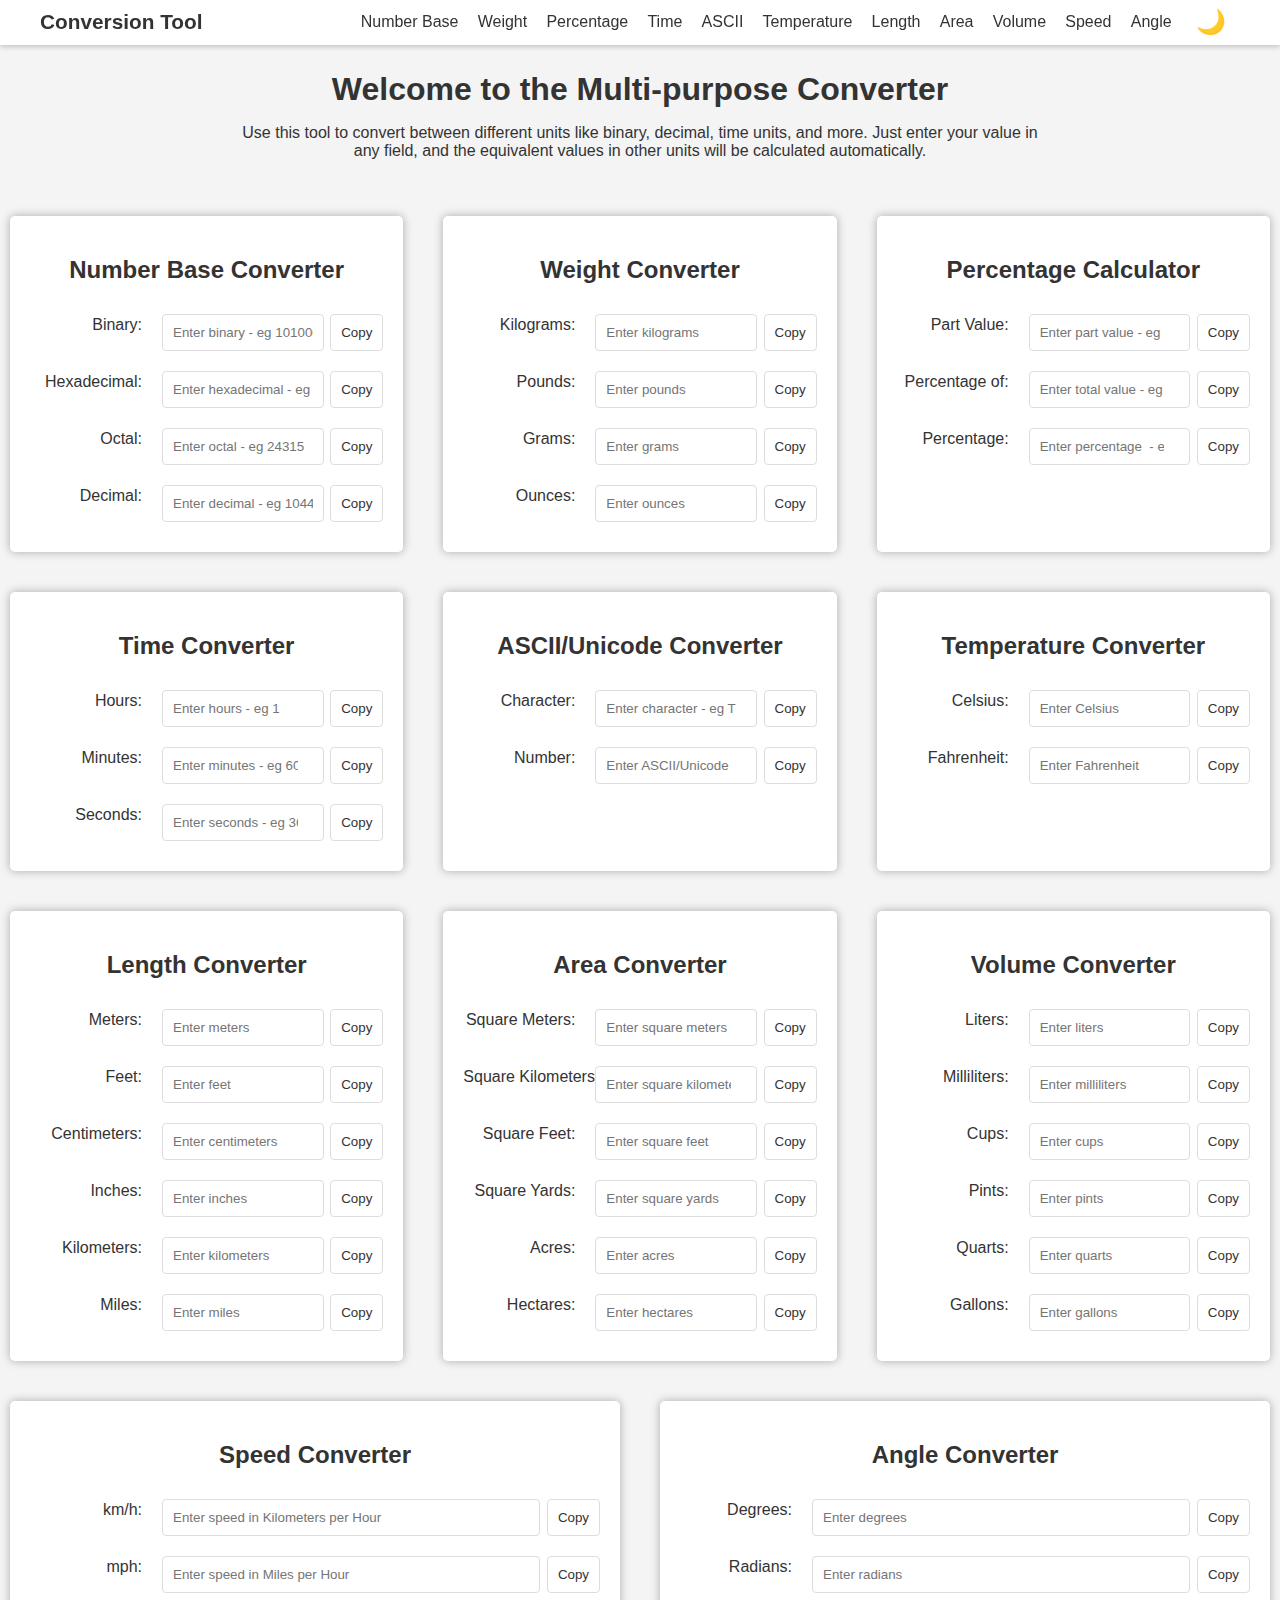
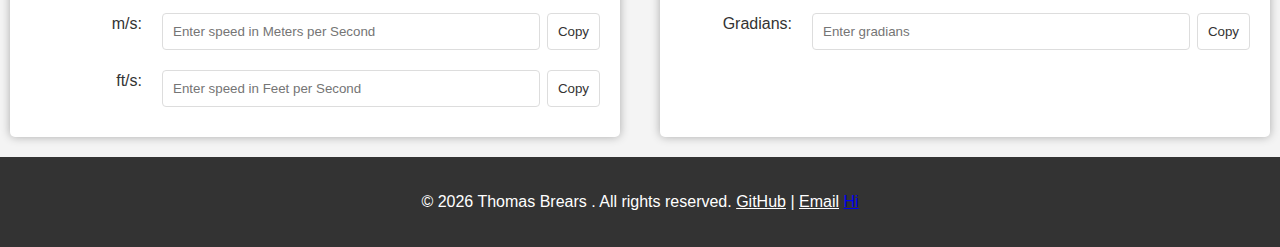
<file: index.html>
<!DOCTYPE html>
<html lang="en">
	<head>
		<meta charset="UTF-8">
		<meta name="viewport" content="width=device-width, initial-scale=1.0">
		<meta name="description" content="Efficiently convert between binary, decimal, hex, and ASCII codes. Use our free and easy-to-use multi-purpose converter tool for all your unit conversions.">
		<title>
			Multi-purpose Converter | Convert Binary, Decimal, Time, ASCII Online
		</title>
		<link rel="stylesheet" href="https://cdnjs.cloudflare.com/ajax/libs/font-awesome/5.15.1/css/all.min.css">
		<link rel="stylesheet" href="style.css">
	</head>
	<body>
		<!-- Scroll to Top Button -->
		<button id="scroll-to-top" aria-label="Scroll to top" style="display: none;">
			↑ Top
		</button>
		<!-- Navigation Bar -->
		<nav id="navbar">
			<div class="nav-container">
				<span class="brand-name">
					Conversion Tool
				</span>
				<div class="menu-icon" onclick="toggleMenu()">
					<i class="fa fa-bars">
					</i>
				</div>
				<div class="nav-links">
					<a href="#number">
						Number Base
					</a>
					<a href="#weight">
						Weight
					</a>
					<a href="#percentage">
						Percentage
					</a>
					<a href="#time">
						Time
					</a>
					<a href="#ASCII">
						ASCII
					</a>
					<a href="#temperature">
						Temperature
					</a>
					<a href="#length">
						Length
					</a>
					<a href="#area">
						Area
					</a>
					<a href="#volume">
						Volume
					</a>
					<a href="#speed">
						Speed
					</a>
					<a href="#angle">
						Angle
					</a>
					<button id="theme-toggle" class="theme-toggle" aria-label="Toggle theme">
						🌙
					</button>
				</div>
			</div>
		</nav>
		<!-- Page Title and Description -->
		<header class="page-header">
			<h1 class="page-title">
				Welcome to the Multi-purpose Converter
			</h1>
			<p class="page-description">
				Use this tool to convert between different units like binary, decimal,
				time units, and more. Just enter your value in any field, and the equivalent
				values in other units will be calculated automatically.
			</p>
		</header>
		<div class="converters-wrapper">
			<!-- Number Base Converter -->
			<div class="converter-container" id="number">
				<h2>
					Number Base Converter
				</h2>
				<div class="input-group">
					<label for="binaryInput">
						Binary:
					</label>
					<input type="text" id="binaryInput" placeholder="Enter binary - eg 10100011001101"
					oninput="convertFrom('binary')">
					<button onclick="copyToClipboard('binaryInput')" class="copy-btn">
						Copy
					</button>
					<small class="error-message" id="binary-error">
					</small>
				</div>
				<div class="input-group">
					<label for="hexInput">
						Hexadecimal:
					</label>
					<input type="text" id="hexInput" placeholder="Enter hexadecimal - eg 28cd"
					oninput="convertFrom('hex')">
					<button onclick="copyToClipboard('hexInput')" class="copy-btn">
						Copy
					</button>
					<small class="error-message" id="hex-error">
					</small>
				</div>
				<div class="input-group">
					<label for="octalInput">
						Octal:
					</label>
					<input type="text" id="octalInput" placeholder="Enter octal - eg 24315"
					oninput="convertFrom('octal')">
					<button onclick="copyToClipboard('octalInput')" class="copy-btn">
						Copy
					</button>
					<small class="error-message" id="octal-error">
					</small>
				</div>
				<div class="input-group">
					<label for="decimalInput">
						Decimal:
					</label>
					<input type="text" id="decimalInput" placeholder="Enter decimal - eg 10445"
					oninput="convertFrom('decimal')">
					<button onclick="copyToClipboard('decimalInput')" class="copy-btn">
						Copy
					</button>
					<small class="error-message" id="decimal-error">
					</small>
				</div>
			</div>
			<!-- Weight Converter Section -->
			<div class="converter-container" id="weight">
				<h2>
					Weight Converter
				</h2>
				<div class="input-group">
					<label for="kilograms">
						Kilograms:
					</label>
					<input type="number" id="kilograms" placeholder="Enter kilograms" oninput="convertWeight('kg')">
					<button onclick="copyToClipboard('kilograms')" class="copy-btn">
						Copy
					</button>
				</div>
				<div class="input-group">
					<label for="pounds">
						Pounds:
					</label>
					<input type="number" id="pounds" placeholder="Enter pounds" oninput="convertWeight('lbs')">
					<button onclick="copyToClipboard('pounds')" class="copy-btn">
						Copy
					</button>
				</div>
				<div class="input-group">
					<label for="grams">
						Grams:
					</label>
					<input type="number" id="grams" placeholder="Enter grams" oninput="convertWeight('g')">
					<button onclick="copyToClipboard('grams')" class="copy-btn">
						Copy
					</button>
				</div>
				<div class="input-group">
					<label for="ounces">
						Ounces:
					</label>
					<input type="number" id="ounces" placeholder="Enter ounces" oninput="convertWeight('oz')">
					<button onclick="copyToClipboard('ounces')" class="copy-btn">
						Copy
					</button>
				</div>
			</div>
			<!-- Percentage Calculator Section -->
			<div class="converter-container" id="percentage">
				<h2>
					Percentage Calculator
				</h2>
				<div class="input-group">
					<label for="partValue">
						Part Value:
					</label>
					<input type="number" id="partValue" placeholder="Enter part value - eg 50"
					oninput="calculatePercentageFromPart()">
					<button onclick="copyToClipboard('partValue')" class="copy-btn">
						Copy
					</button>
					<small class="error-message" id="part-error">
					</small>
				</div>
				<div class="input-group">
					<label for="percentOfValue">
						Percentage of:
					</label>
					<input type="number" id="percentOfValue" placeholder="Enter total value - eg 100"
					oninput="calculateTotalFromPercentage()">
					<button onclick="copyToClipboard('percentOfValue')" class="copy-btn">
						Copy
					</button>
					<small class="error-message" id="percent-error">
					</small>
				</div>
				<div class="input-group">
					<label for="percentResult">
						Percentage:
					</label>
					<input type="number" id="percentResult" placeholder="Enter percentage  - eg 50"
					oninput="calculatePartFromPercentage()">
					<button onclick="copyToClipboard('percentResult')" class="copy-btn">
						Copy
					</button>
					<small class="error-message" id="percent-error">
					</small>
				</div>
			</div>
			<!-- Time Converter Section -->
			<div class="converter-container" id="time">
				<h2>
					Time Converter
				</h2>
				<div class="input-group">
					<label for="hours">
						Hours:
					</label>
					<input type="number" id="hours" placeholder="Enter hours - eg 1" oninput="convertTime('hours')">
					<button onclick="copyToClipboard('hours')" class="copy-btn">
						Copy
					</button>
					<small class="error-message" id="hours-error">
					</small>
				</div>
				<div class="input-group">
					<label for="minutes">
						Minutes:
					</label>
					<input type="number" id="minutes" placeholder="Enter minutes - eg 60"
					oninput="convertTime('minutes')">
					<button onclick="copyToClipboard('minutes')" class="copy-btn">
						Copy
					</button>
					<small class="error-message" id="minutes-error">
					</small>
				</div>
				<div class="input-group">
					<label for="seconds">
						Seconds:
					</label>
					<input type="number" id="seconds" placeholder="Enter seconds - eg 3600"
					oninput="convertTime('seconds')">
					<button onclick="copyToClipboard('seconds')" class="copy-btn">
						Copy
					</button>
					<small class="error-message" id="seconds-error">
					</small>
				</div>
			</div>
			<!-- ASCII/Unicode Converter Section -->
			<div class="converter-container" id="ASCII">
				<h2>
					ASCII/Unicode Converter
				</h2>
				<div class="input-group">
					<label for="charInput">
						Character:
					</label>
					<input type="text" id="charInput" placeholder="Enter character - eg T"
					oninput="convertCharToCode()">
					<button onclick="copyToClipboard('charInput')" class="copy-btn">
						Copy
					</button>
					<small class="error-message" id="char-error">
					</small>
				</div>
				<div class="input-group">
					<label for="codeInput">
						Number:
					</label>
					<input type="number" id="codeInput" placeholder="Enter ASCII/Unicode number - eg 84"
					oninput="convertCodeToChar()">
					<button onclick="copyToClipboard('codeInput')" class="copy-btn">
						Copy
					</button>
					<small class="error-message" id="code-error">
					</small>
				</div>
			</div>
			<!-- Temperature Converter Section -->
			<div class="converter-container" id="temperature">
				<h2>
					Temperature Converter
				</h2>
				<div class="input-group">
					<label for="celsiusInput">
						Celsius:
					</label>
					<input type="number" id="celsiusInput" placeholder="Enter Celsius" oninput="convertTemperature('C')">
					<button onclick="copyToClipboard('celsiusInput')" class="copy-btn">
						Copy
					</button>
				</div>
				<div class="input-group">
					<label for="fahrenheitInput">
						Fahrenheit:
					</label>
					<input type="number" id="fahrenheitInput" placeholder="Enter Fahrenheit"
					oninput="convertTemperature('F')">
					<button onclick="copyToClipboard('fahrenheitInput')" class="copy-btn">
						Copy
					</button>
				</div>
			</div>
			<!-- Length Converter Section -->
			<div class="converter-container" id="length">
				<h2>
					Length Converter
				</h2>
				<div class="input-group">
					<label for="meters">
						Meters:
					</label>
					<input type="number" id="meters" placeholder="Enter meters" oninput="convertLength('m')">
					<button onclick="copyToClipboard('meters')" class="copy-btn">
						Copy
					</button>
				</div>
				<div class="input-group">
					<label for="feet">
						Feet:
					</label>
					<input type="number" id="feet" placeholder="Enter feet" oninput="convertLength('ft')">
					<button onclick="copyToClipboard('feet')" class="copy-btn">
						Copy
					</button>
				</div>
				<div class="input-group">
					<label for="centimeters">
						Centimeters:
					</label>
					<input type="number" id="centimeters" placeholder="Enter centimeters"
					oninput="convertLength('cm')">
					<button onclick="copyToClipboard('centimeters')" class="copy-btn">
						Copy
					</button>
				</div>
				<div class="input-group">
					<label for="inches">
						Inches:
					</label>
					<input type="number" id="inches" placeholder="Enter inches" oninput="convertLength('in')">
					<button onclick="copyToClipboard('inches')" class="copy-btn">
						Copy
					</button>
				</div>
				<div class="input-group">
					<label for="kilometers">
						Kilometers:
					</label>
					<input type="number" id="kilometers" placeholder="Enter kilometers" oninput="convertLength('km')">
					<button onclick="copyToClipboard('kilometers')" class="copy-btn">
						Copy
					</button>
				</div>
				<div class="input-group">
					<label for="miles">
						Miles:
					</label>
					<input type="number" id="miles" placeholder="Enter miles" oninput="convertLength('mi')">
					<button onclick="copyToClipboard('miles')" class="copy-btn">
						Copy
					</button>
				</div>
			</div>
			<!-- Area Converter Section -->
			<div class="converter-container" id="area">
				<h2>
					Area Converter
				</h2>
				<div class="input-group">
					<label for="squareMeters">
						Square Meters:
					</label>
					<input type="number" id="squareMeters" placeholder="Enter square meters"
					oninput="convertArea('m2')">
					<button onclick="copyToClipboard('squareMeters')" class="copy-btn">
						Copy
					</button>
				</div>
				<div class="input-group">
					<label for="squareKilometers">
						Square Kilometers:
					</label>
					<input type="number" id="squareKilometers" placeholder="Enter square kilometers"
					oninput="convertArea('km2')">
					<button onclick="copyToClipboard('squareKilometers')" class="copy-btn">
						Copy
					</button>
				</div>
				<div class="input-group">
					<label for="squareFeet">
						Square Feet:
					</label>
					<input type="number" id="squareFeet" placeholder="Enter square feet" oninput="convertArea('ft2')">
					<button onclick="copyToClipboard('squareFeet')" class="copy-btn">
						Copy
					</button>
				</div>
				<div class="input-group">
					<label for="squareYards">
						Square Yards:
					</label>
					<input type="number" id="squareYards" placeholder="Enter square yards"
					oninput="convertArea('yd2')">
					<button onclick="copyToClipboard('squareYards')" class="copy-btn">
						Copy
					</button>
				</div>
				<div class="input-group">
					<label for="acres">
						Acres:
					</label>
					<input type="number" id="acres" placeholder="Enter acres" oninput="convertArea('acres')">
					<button onclick="copyToClipboard('acres')" class="copy-btn">
						Copy
					</button>
				</div>
				<div class="input-group">
					<label for="hectares">
						Hectares:
					</label>
					<input type="number" id="hectares" placeholder="Enter hectares" oninput="convertArea('hectares')">
					<button onclick="copyToClipboard('hectares')" class="copy-btn">
						Copy
					</button>
				</div>
			</div>
			<!-- Volume Converter Section -->
			<div class="converter-container" id="volume">
				<h2>
					Volume Converter
				</h2>
				<div class="input-group">
					<label for="liters">
						Liters:
					</label>
					<input type="number" id="liters" placeholder="Enter liters" oninput="convertVolume('L')">
					<button onclick="copyToClipboard('liters')" class="copy-btn">
						Copy
					</button>
				</div>
				<div class="input-group">
					<label for="milliliters">
						Milliliters:
					</label>
					<input type="number" id="milliliters" placeholder="Enter milliliters"
					oninput="convertVolume('mL')">
					<button onclick="copyToClipboard('milliliters')" class="copy-btn">
						Copy
					</button>
				</div>
				<div class="input-group">
					<label for="cups">
						Cups:
					</label>
					<input type="number" id="cups" placeholder="Enter cups" oninput="convertVolume('cups')">
					<button onclick="copyToClipboard('cups')" class="copy-btn">
						Copy
					</button>
				</div>
				<div class="input-group">
					<label for="pints">
						Pints:
					</label>
					<input type="number" id="pints" placeholder="Enter pints" oninput="convertVolume('pints')">
					<button onclick="copyToClipboard('pints')" class="copy-btn">
						Copy
					</button>
				</div>
				<div class="input-group">
					<label for="quarts">
						Quarts:
					</label>
					<input type="number" id="quarts" placeholder="Enter quarts" oninput="convertVolume('quarts')">
					<button onclick="copyToClipboard('quarts')" class="copy-btn">
						Copy
					</button>
				</div>
				<div class="input-group">
					<label for="gallons">
						Gallons:
					</label>
					<input type="number" id="gallons" placeholder="Enter gallons" oninput="convertVolume('gallons')">
					<button onclick="copyToClipboard('gallons')" class="copy-btn">
						Copy
					</button>
				</div>
			</div>
			<!-- Speed Converter Section -->
			<div class="converter-container" id="speed">
				<h2>
					Speed Converter
				</h2>
				<div class="input-group">
					<label for="kmph">
						km/h:
					</label>
					<input type="number" id="kmph" placeholder="Enter speed in Kilometers per Hour"
					oninput="convertSpeed('kmph')">
					<button onclick="copyToClipboard('kmph')" class="copy-btn">
						Copy
					</button>
				</div>
				<div class="input-group">
					<label for="mph">
						mph:
					</label>
					<input type="number" id="mph" placeholder="Enter speed in Miles per Hour"
					oninput="convertSpeed('mph')">
					<button onclick="copyToClipboard('mph')" class="copy-btn">
						Copy
					</button>
				</div>
				<div class="input-group">
					<label for="mps">
						m/s:
					</label>
					<input type="number" id="mps" placeholder="Enter speed in Meters per Second "
					oninput="convertSpeed('mps')">
					<button onclick="copyToClipboard('mps')" class="copy-btn">
						Copy
					</button>
				</div>
				<div class="input-group">
					<label for="fps">
						ft/s:
					</label>
					<input type="number" id="fps" placeholder="Enter speed in Feet per Second "
					oninput="convertSpeed('fps')">
					<button onclick="copyToClipboard('fps')" class="copy-btn">
						Copy
					</button>
				</div>
			</div>
			<!-- Angle Converter Section -->
			<div class="converter-container" id="angle">
				<h2>
					Angle Converter
				</h2>
				<div class="input-group">
					<label for="degrees">
						Degrees:
					</label>
					<input type="number" id="degrees" placeholder="Enter degrees" oninput="convertAngle('degrees')">
					<button onclick="copyToClipboard('degrees')" class="copy-btn">
						Copy
					</button>
				</div>
				<div class="input-group">
					<label for="radians">
						Radians:
					</label>
					<input type="number" id="radians" placeholder="Enter radians" oninput="convertAngle('radians')">
					<button onclick="copyToClipboard('radians')" class="copy-btn">
						Copy
					</button>
				</div>
				<div class="input-group">
					<label for="gradians">
						Gradians:
					</label>
					<input type="number" id="gradians" placeholder="Enter gradians" oninput="convertAngle('gradians')">
					<button onclick="copyToClipboard('gradians')" class="copy-btn">
						Copy
					</button>
				</div>
			</div>
		</div>
		<!-- Footer -->
		<footer class="page-footer">
			<p style="color:white;">
				&copy;
				<script>
					var CurrentYear = new Date().getFullYear();
					document.write(CurrentYear);
				</script>
				<a style="color:white;text-decoration: none;" href="https://thomas.brears.xyz"
				target="_blank" rel="noopener ">
					Thomas Brears
				</a>
				. All rights reserved.
				<a style="color:white;" href="https://github.com/thomasbrears/converter" target="_blank" rel="noopener noreferrer">GitHub</a> | 
                <a style="color:white;" href="mailto:converter@brears.xyz" target="_blank">Email</a>
				<a href="/page.html">Hi</a>
			</p>
		</footer>
		<script src="script.js">
		</script>
	</body>

</html>
</file>
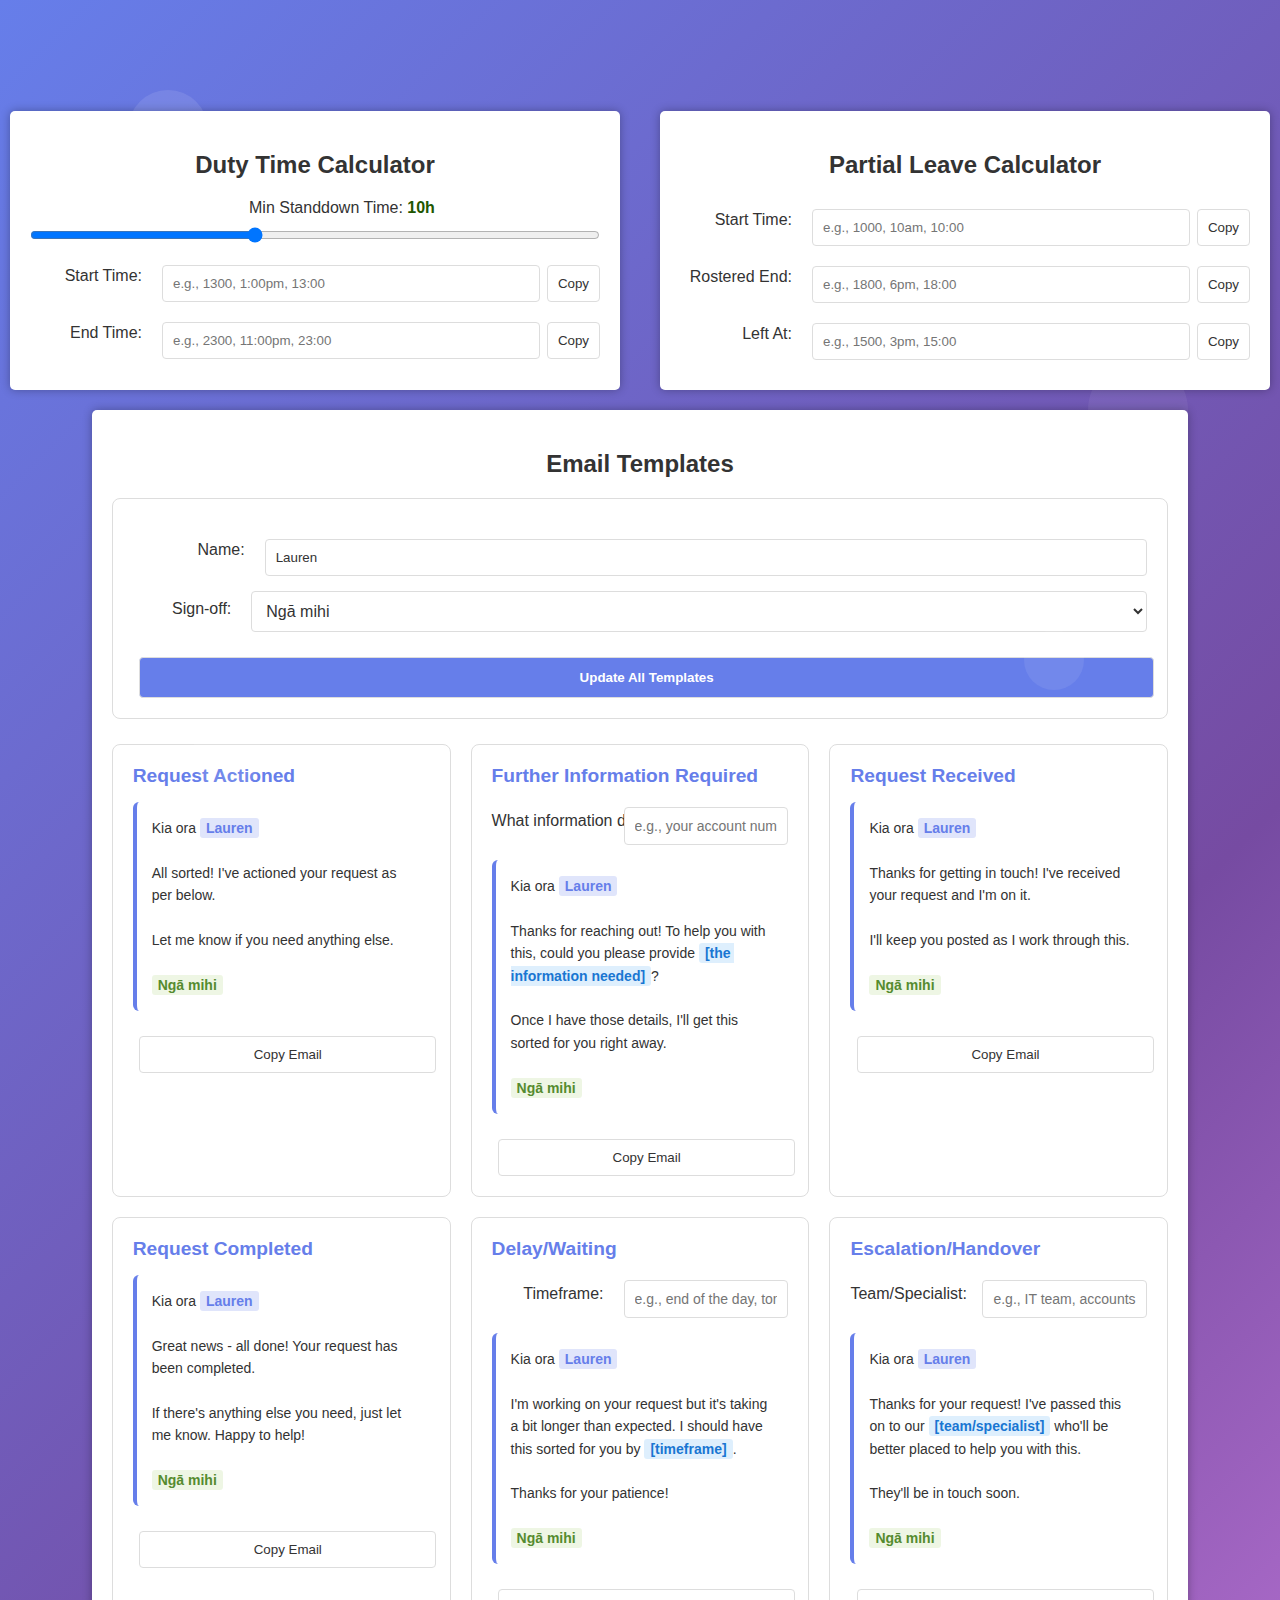
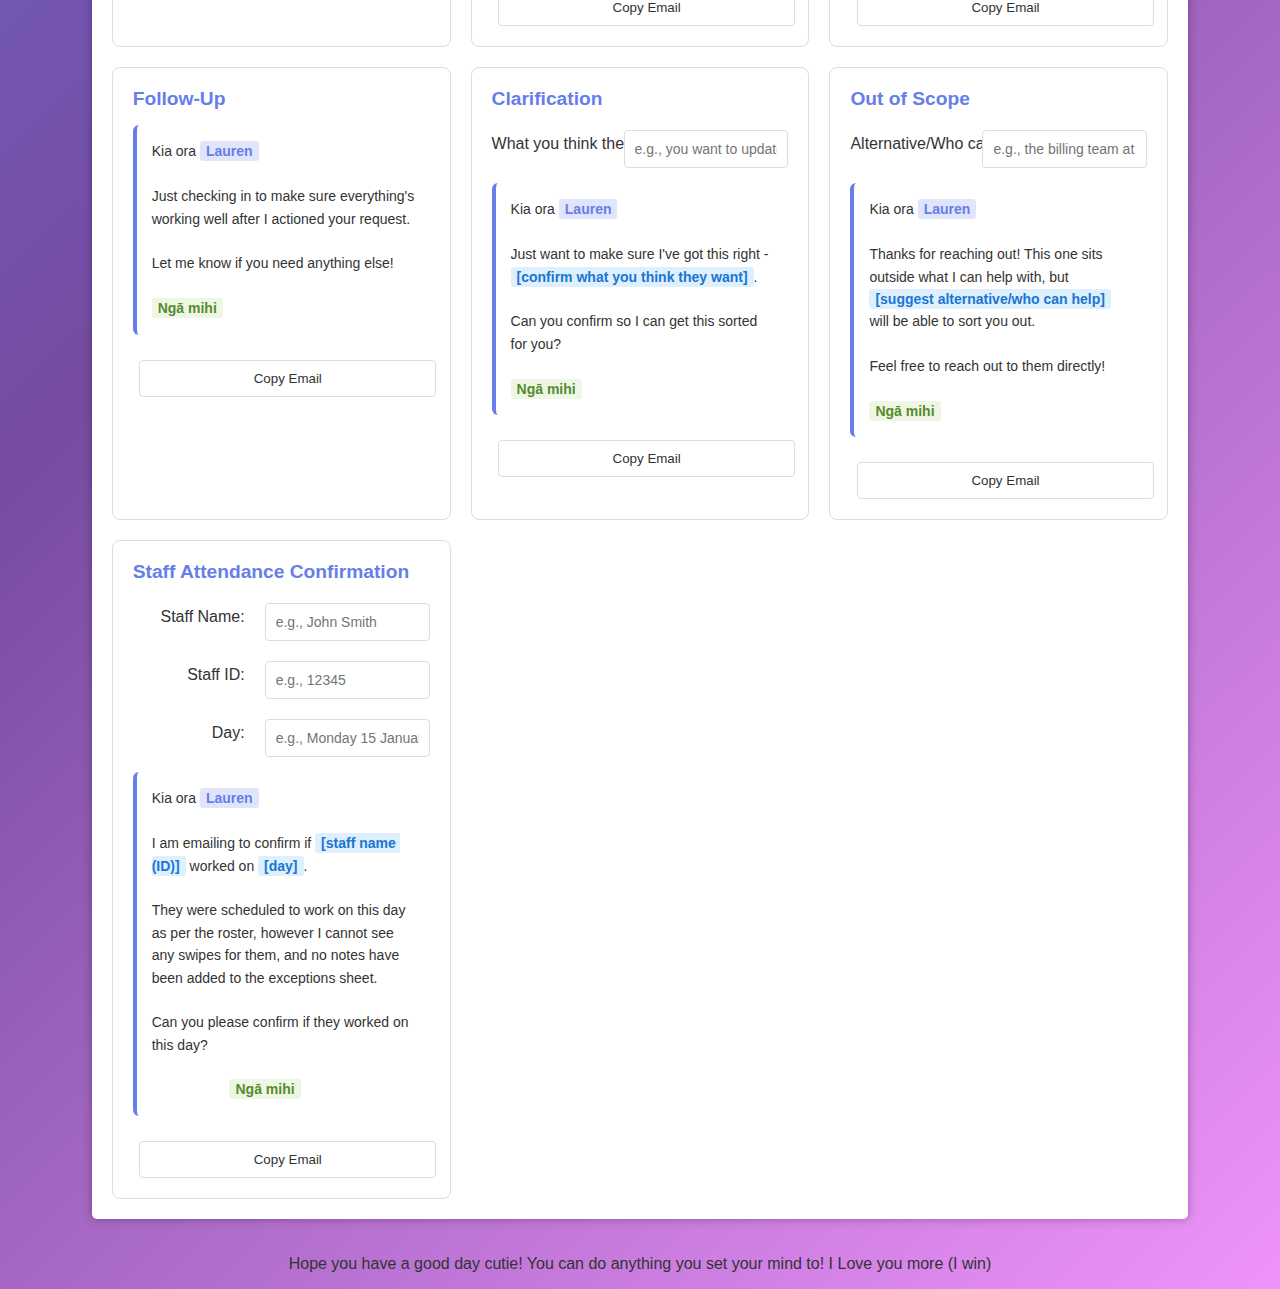
<file: page.html>
<!DOCTYPE html>
<html lang="en">
	<head>
		<meta charset="UTF-8">
		<meta name="viewport" content="width=device-width, initial-scale=1.0">
		<title>
			Multi-purpose Converter
		</title>
		<link rel="stylesheet" href="https://cdnjs.cloudflare.com/ajax/libs/font-awesome/5.15.1/css/all.min.css">
		<link rel="stylesheet" href="style.css">
	</head>
	<body style="background: linear-gradient(135deg, #667eea 0%, #764ba2 50%, #f093fb 100%); min-height: 100vh; position: relative; overflow-x: hidden;">
		<!-- Floating shapes background -->
		<div style="position: fixed; top: 0; left: 0; width: 100%; height: 100%; pointer-events: none; z-index: 0; overflow: hidden;">
			<div class="float-shape" style="position: absolute; width: 80px; height: 80px; background: rgba(255,255,255,0.1); border-radius: 50%; top: 10%; left: 10%; animation: float 6s ease-in-out infinite;"></div>
			<div class="float-shape" style="position: absolute; width: 60px; height: 60px; background: rgba(255,255,255,0.08); border-radius: 50%; top: 70%; left: 80%; animation: float 8s ease-in-out infinite 1s;"></div>
			<div class="float-shape" style="position: absolute; width: 100px; height: 100px; background: rgba(255,255,255,0.06); border-radius: 50%; top: 40%; left: 85%; animation: float 7s ease-in-out infinite 2s;"></div>
			<div class="float-shape" style="position: absolute; width: 70px; height: 70px; background: rgba(255,255,255,0.09); border-radius: 50%; top: 80%; left: 15%; animation: float 9s ease-in-out infinite 3s;"></div>
		</div>
		<!-- Scroll to Top Button -->
		<button id="scroll-to-top" aria-label="Scroll to top" style="display: none;">
			↑ Top
		</button>
		
		<!-- Page Title and Description -->
		<header class="page-header">
			<h1 class="page-title">
				
			</h1>
			<p class="page-description">
				
			</p>
		</header>
		
		<div class="converters-wrapper">
			<!-- Duty Time Calculator Section -->
            <div class="converter-container" id="duty-time">
                <h2>Duty Time Calculator</h2>
                
                <div class="input-group" style="display: flex; flex-direction: column;">
                    <label for="standdownSlider" style="display: block; margin-bottom: 10px; order: 1;">Min Standdown Time: <span id="standdownValue" class="standdown-value">10h</span></label>
                    <input type="range" id="standdownSlider" class="standdown-slider" min="1" max="24" value="10" step="0.5" oninput="updateStanddownValue()" style="order: 2; margin-top: 0;">
                </div>

                <div class="input-group">
                    <label for="dutyStartTime">Start Time:</label>
                    <input type="text" id="dutyStartTime" placeholder="e.g., 1300, 1:00pm, 13:00" oninput="onDutyStartInput()">
                    <button onclick="copyToClipboard('dutyStartTime')" class="copy-btn">Copy</button>
                    <small class="error-message" id="duty-start-error"></small>
                </div>

                <div class="input-group">
                    <label for="dutyEndTime">End Time:</label>
                    <input type="text" id="dutyEndTime" placeholder="e.g., 2300, 11:00pm, 23:00" oninput="onDutyEndInput()">
                    <button onclick="copyToClipboard('dutyEndTime')" class="copy-btn">Copy</button>
                    <small class="error-message" id="duty-end-error"></small>
                </div>

                <div id="dutyResult" class="duty-result" style="display: none;"></div>
            </div>

            <!-- Partial Leave Calculator -->
            <div class="converter-container" id="partial-leave">
                <h2>Partial Leave Calculator</h2>
                
                <div class="input-group">
                    <label for="leaveStartTime">Start Time:</label>
                    <input type="text" id="leaveStartTime" placeholder="e.g., 1000, 10am, 10:00" oninput="onLeaveInput()">
                    <button onclick="copyToClipboard('leaveStartTime')" class="copy-btn">Copy</button>
                </div>

                <div class="input-group">
                    <label for="leaveEndTime">Rostered End:</label>
                    <input type="text" id="leaveEndTime" placeholder="e.g., 1800, 6pm, 18:00" oninput="onLeaveInput()">
                    <button onclick="copyToClipboard('leaveEndTime')" class="copy-btn">Copy</button>
                </div>

                <div class="input-group">
                    <label for="leaveLeftTime">Left At:</label>
                    <input type="text" id="leaveLeftTime" placeholder="e.g., 1500, 3pm, 15:00" oninput="onLeaveInput()">
                    <button onclick="copyToClipboard('leaveLeftTime')" class="copy-btn">Copy</button>
                </div>

                <div class="error-message" id="leave-error" style="display: none;"></div>

                <div id="leaveResults" class="result-container" style="display: none;">
                    <div class="result-item">
                        <div class="result-label">Total Scheduled Time</div>
                        <div class="result-value" id="scheduledTime">-</div>
                    </div>
                    <div class="result-item">
                        <div class="result-label">Time Actually Worked</div>
                        <div class="result-value" id="workedTime">-</div>
                    </div>
                    <div class="result-item">
                        <div class="result-label">Time Not Worked</div>
                        <div class="result-value" id="notWorkedTime">-</div>
                    </div>
                </div>
            </div>

		</div>

       <!-- Email Templates Section -->
            <div class="converter-container email-templates-container" id="email-templates" style="max-width: 100%; flex-basis: 100%;">
                <h2>Email Templates</h2>
                
                <div class="email-settings">
                    <div class="input-group">
                        <label for="nameInput">Name:</label>
                        <input type="text" id="nameInput" placeholder="Enter name here..." value="Lauren" style="width: 100%;">
                    </div>
                    <div class="input-group">
                        <label for="signatureSelect">Sign-off:</label>
                        <select id="signatureSelect" onchange="updateAllSignatures()" style="width: 100%;">
                            <option value="Ngā mihi">Ngā mihi</option>
                            <option value="Cheers">Cheers</option>
                            <option value="Thanks">Thanks</option>
                            <option value="Kind regards">Kind regards</option>
                            <option value="Warm regards">Warm regards</option>
                            <option value="Kia pai tō rā (Have a good day)">Kia pai tō rā (Have a good day)</option>
                            <option value="Kia pai tō rā whakatā (Have a good weekend)">Kia pai tō rā whakatā (Have a good weekend)</option>

                        </select>
                    </div>
                    <button onclick="updateAllEmailTemplates()" class="copy-btn" style="width: 100%; margin-top: 10px; padding: 12px; background: #667eea; color: white; font-weight: 600;">
                        Update All Templates
                    </button>
                </div>

                <div class="email-templates-grid">
                    <!-- Template 1 -->
                    <div class="email-template-card">
                        <div class="email-template-title">Request Actioned</div>
                        <div class="email-template-preview" id="emailTemplate1">Kia ora <span class="email-highlight">Lauren</span>

All sorted! I've actioned your request as per below.

Let me know if you need anything else.

<span class="email-signature" id="emailSignature1">Ngā mihi</span></div>
                        <button class="copy-btn email-copy-btn" onclick="copyEmailTemplate('emailTemplate1', this)">Copy Email</button>
                    </div>
                    
                    <!-- Template 2 -->
                    <div class="email-template-card">
                        <div class="email-template-title">Further Information Required</div>
                        <div class="input-group" style="margin-bottom: 15px;">
                            <label for="infoNeeded2">What information do you need?</label>
                            <input id="infoNeeded2" type="text" placeholder="e.g., your account number, date of birth, etc." oninput="updateEmailTemplate2()" ></input>
                        </div>
                        <div class="email-template-preview" id="emailTemplate2">Kia ora <span class="email-highlight">Lauren</span>

Thanks for reaching out! To help you with this, could you please provide <span class="email-placeholder" id="emailPlaceholder2">[the information needed]</span>?

Once I have those details, I'll get this sorted for you right away.

<span class="email-signature" id="emailSignature2">Ngā mihi</span></div>
                        <button class="copy-btn email-copy-btn" onclick="copyEmailTemplate('emailTemplate2', this)">Copy Email</button>
                    </div>

                    <!-- Template 3 -->
                    <div class="email-template-card">
                        <div class="email-template-title">Request Received</div>
                        <div class="email-template-preview" id="emailTemplate3">Kia ora <span class="email-highlight">Lauren</span>

Thanks for getting in touch! I've received your request and I'm on it.

I'll keep you posted as I work through this.

<span class="email-signature" id="emailSignature3">Ngā mihi</span></div>
                        <button class="copy-btn email-copy-btn" onclick="copyEmailTemplate('emailTemplate3', this)">Copy Email</button>
                    </div>

                    <!-- Template 4 -->
                    <div class="email-template-card">
                        <div class="email-template-title">Request Completed</div>
                        <div class="email-template-preview" id="emailTemplate4">Kia ora <span class="email-highlight">Lauren</span>

Great news - all done! Your request has been completed.

If there's anything else you need, just let me know. Happy to help!

<span class="email-signature" id="emailSignature4">Ngā mihi</span></div>
                        <button class="copy-btn email-copy-btn" onclick="copyEmailTemplate('emailTemplate4', this)">Copy Email</button>
                    </div>

                    <!-- Template 5 -->
                    <div class="email-template-card">
                        <div class="email-template-title">Delay/Waiting</div>
                        <div class="input-group" style="margin-bottom: 15px;">
                            <label for="timeframe5">Timeframe:</label>
                            <input type="text" id="timeframe5" placeholder="e.g., end of the day, tomorrow, Friday" oninput="updateEmailTemplate5()">
                        </div>
                        <div class="email-template-preview" id="emailTemplate5">Kia ora <span class="email-highlight">Lauren</span>

I'm working on your request but it's taking a bit longer than expected. I should have this sorted for you by <span class="email-placeholder" id="emailPlaceholder5">[timeframe]</span>.

Thanks for your patience!

<span class="email-signature" id="emailSignature5">Ngā mihi</span></div>
                        <button class="copy-btn email-copy-btn" onclick="copyEmailTemplate('emailTemplate5', this)">Copy Email</button>
                    </div>

                    <!-- Template 6 -->
                    <div class="email-template-card">
                        <div class="email-template-title">Escalation/Handover</div>
                        <div class="input-group" style="margin-bottom: 15px;">
                            <label for="team6">Team/Specialist:</label>
                            <input type="text" id="team6" placeholder="e.g., IT team, accounts specialist" oninput="updateEmailTemplate6()">
                        </div>
                        <div class="email-template-preview" id="emailTemplate6">Kia ora <span class="email-highlight">Lauren</span>

Thanks for your request! I've passed this on to our <span class="email-placeholder" id="emailPlaceholder6">[team/specialist]</span> who'll be better placed to help you with this.

They'll be in touch soon.

<span class="email-signature" id="emailSignature6">Ngā mihi</span></div>
                        <button class="copy-btn email-copy-btn" onclick="copyEmailTemplate('emailTemplate6', this)">Copy Email</button>
                    </div>

                    <!-- Template 7 -->
                    <div class="email-template-card">
                        <div class="email-template-title">Follow-Up</div>
                        <div class="email-template-preview" id="emailTemplate7">Kia ora <span class="email-highlight">Lauren</span>

Just checking in to make sure everything's working well after I actioned your request.

Let me know if you need anything else!

<span class="email-signature" id="emailSignature7">Ngā mihi</span></div>
                        <button class="copy-btn email-copy-btn" onclick="copyEmailTemplate('emailTemplate7', this)">Copy Email</button>
                    </div>

                    <!-- Template 8 -->
                    <div class="email-template-card">
                        <div class="email-template-title">Clarification</div>
                        <div class="input-group" style="margin-bottom: 15px;">
                            <label for="confirm8">What you think they want:</label>
                            <input type="text" id="confirm8" placeholder="e.g., you want to update your email address" oninput="updateEmailTemplate8()" ></input>
                        </div>
                        <div class="email-template-preview" id="emailTemplate8">Kia ora <span class="email-highlight">Lauren</span>

Just want to make sure I've got this right - <span class="email-placeholder" id="emailPlaceholder8">[confirm what you think they want]</span>.

Can you confirm so I can get this sorted for you?

<span class="email-signature" id="emailSignature8">Ngā mihi</span></div>
                        <button class="copy-btn email-copy-btn" onclick="copyEmailTemplate('emailTemplate8', this)">Copy Email</button>
                    </div>

                    <!-- Template 9 -->
                    <div class="email-template-card">
                        <div class="email-template-title">Out of Scope</div>
                        <div class="input-group" style="margin-bottom: 15px;">
                            <label for="alternative9">Alternative/Who can help:</label>
                            <input type="text" id="alternative9" placeholder="e.g., the billing team at billing@company.com" oninput="updateEmailTemplate9()" ></input>
                        </div>
                        <div class="email-template-preview" id="emailTemplate9">Kia ora <span class="email-highlight">Lauren</span>

Thanks for reaching out! This one sits outside what I can help with, but <span class="email-placeholder" id="emailPlaceholder9">[suggest alternative/who can help]</span> will be able to sort you out.

Feel free to reach out to them directly!

<span class="email-signature" id="emailSignature9">Ngā mihi</span></div>
                        <button class="copy-btn email-copy-btn" onclick="copyEmailTemplate('emailTemplate9', this)">Copy Email</button>
                    </div>

                    <!-- Template 10 - Staff Attendance Confirmation -->
                    <div class="email-template-card">
                        <div class="email-template-title">Staff Attendance Confirmation</div>
                        <div class="input-group" style="margin-bottom: 15px;">
                            <label for="staffName10">Staff Name:</label>
                            <input type="text" id="staffName10" placeholder="e.g., John Smith" oninput="updateEmailTemplate10()">
                        </div>
                        <div class="input-group" style="margin-bottom: 15px;">
                            <label for="staffId10">Staff ID:</label>
                            <input type="text" id="staffId10" placeholder="e.g., 12345" oninput="updateEmailTemplate10()">
                        </div>
                        <div class="input-group" style="margin-bottom: 15px;">
                            <label for="workDay10">Day:</label>
                            <input type="text" id="workDay10" placeholder="e.g., Monday 15 January, yesterday" oninput="updateEmailTemplate10()">
                        </div>
                        <div class="email-template-preview" id="emailTemplate10">Kia ora <span class="email-highlight">Lauren</span>

I am emailing to confirm if <span class="email-placeholder">[staff name (ID)]</span> worked on <span class="email-placeholder">[day]</span>.

They were scheduled to work on this day as per the roster, however I cannot see any swipes for them, and no notes have been added to the exceptions sheet.

Can you please confirm if they worked on this day?

                    <span class="email-signature" id="emailSignature10">Ngā mihi</span></div>
                        <button class="copy-btn email-copy-btn" onclick="copyEmailTemplate('emailTemplate10', this)">Copy Email</button>
                    </div>

                </div>
            </div>

		</div>

        <footer>
            <p> Hope you have a good day cutie! You can do anything you set your mind to!        I Love you more (I win)
		
		<script src="script.js">
		</script>
	</body>

</html>
</file>
<file: style.css>
:root {
	--background-color:#f4f4f4;
	/* Light theme background */
  --text-color:#333;
	/* Light theme text */
  --container-bg-color:#fff;
	/* Light theme container background */
  --footer-bg-color:#333;
	/* Light theme footer background */
  --input-bg-color:#fff;
	/* Light theme input background */
  --input-border-color:#ddd;
	/* Light theme input border */
}
.dark-theme {
	--background-color:#121212;
	/* Dark theme background */
  --text-color:#ffffff;
	/* Dark theme text */
  --container-bg-color:#222222;
	/* Dark theme container background */
  --footer-bg-color:#1a1a1a;
	/* Dark theme footer background */
  --input-bg-color:#333333;
	/* Dark theme input background */
  --input-border-color:#333333;
	/* Dark theme input border */
}
body {
	font-family:Arial,sans-serif;
	margin:0;
	background-color:var(--background-color);
	color:var(--text-color);
	display:flex;
	flex-direction:column;
	align-items:center;
	min-height:100vh;
	justify-content:flex-start;
}
html {
	scroll-behavior:smooth;
}
h1,p,label {
	color:var(--text-color);
}
#navbar,.navbar-container,footer {
	max-width:none;
}
/* Navigation */
#navbar {
	background:var(--container-bg-color);
	border-bottom:1px solid var(--container-bg-color);
	position:fixed;
	top:0;
	left:0;
	right:0;
	z-index:1000;
	transition:top 0.3s;
	box-shadow:0 2px 5px rgba(0,0,0,0.2);
}
.nav-container {
	display:flex;
	justify-content:space-between;
	align-items:center;
	padding:0.5em 2em;
	max-width:1200px;
	margin:auto;
	width:100%;
}
.menu-icon {
	display:none;
	/* Hidden by default,will be shown in media query */
    cursor:pointer;
}
.brand-name {
	font-size:1.3em;
	font-weight:bold;
	margin-right:auto;
}
.nav-links {
	display:flex;
	align-items:center;
}
.nav-links a,.theme-toggle {
	padding:0 0.6em;
	text-decoration:none;
	color:var(--text-color);
	font-size:1em;
}
.nav-links a:hover {
	color:#215600;
	transition:color 0.3s ease-in-out;
    text-decoration: none;
}
.nav-links a.active {
	color:#215600;
	border-bottom:2px solid #009688;
}
/* Toggle button */
.theme-toggle {
	background:none;
	border:none;
	cursor:pointer;
	font-size:1.5em;
}
#theme-toggle:hover {
	opacity:0.8;
}
/* Scroll to Top */
#scroll-to-top {
	position:fixed;
	bottom:20px;
	right:20px;
	background-color:#333;
	color:white;
	border:none;
	padding:10px;
	cursor:pointer;
	border-radius:5px;
	display:none;
	/* Hidden by default */
    z-index:1001;
	/* Above the content,under the nav */
    opacity:0.7;
}
#scroll-to-top:hover {
	opacity:1;
}
.page-header {
	text-align:center;
	margin-top:50px;
	margin-bottom:40px;
}
.page-title {
	margin-bottom:0.5em;
}
.page-description {
	margin-bottom:1em;
	max-width:800px;
	margin-left:auto;
	margin-right:auto;
}
.page-footer {
	text-align:center;
	width:100%;
	padding:20px 0;
	background-color:var(--footer-bg-color);
	color:var(--text-color);
	position:relative;
	bottom:0;
	left:0;
}
a:hover {
	text-decoration:underline;
}
.converters-wrapper {
	width:100%;
	max-width:1400px;
	display:flex;
	flex-wrap:wrap;
	gap:20px;
	justify-content:space-evenly;
	padding:0;
	box-sizing:border-box;
}
.converter-container {
	text-align:center;
	background:var(--container-bg-color);
	padding:20px;
	border-radius:5px;
	box-shadow:0 0 10px rgba(0,0,0,0.3);
	/* Adjust shadow for dark theme */
    flex:1;
	min-width:calc(30% - 20px);
	max-width:calc(50% - 20px);
	box-sizing:border-box;
	margin-bottom:20px;
	margin-left:10px;
	margin-right:10px;
}
.result-container {
	margin-top:20px;
}
input[type="number"],input[type="text"] {
	flex:1;
	width:calc(100% - 20px);
	padding:10px;
	margin-top:10px;
	background-color:var(--input-bg-color);
	border:1px solid var(--input-border-color);
	border-radius:4px;
	color:var(--text-color);
	box-sizing:border-box;
}
.input-group {
	display:flex;
	justify-content:flex-start;
	align-items:center;
	margin:10px 0;
}
label {
	width:7em;
	display:block;
	text-align:right;
	margin-bottom:5px;
	margin-right:10px;
	padding-right:10px;
	white-space:nowrap;
}
.copy-btn {
	background:var(--input-bg-color);
	color:var(--text-color);
	border:1px solid var(--input-border-color);
	margin-top:10px;
	padding:10px;
	border-radius:4px;
	cursor:pointer;
	margin-left:0.5em;
}
.copy-btn:hover {
	background-color:opacity:0.8;
}
/* Responsive design for mobile devices */
@media (max-width:768px) {
	.converter-container {
	min-width:100%;
	max-width:100%;
}
.page-description {
	padding:0 10px;
}
.input-group {
	flex-direction:column;
	align-items:stretch;
}
.input-group label {
	width:auto;
	text-align:left;
	margin-bottom:5px;
	margin-right:0;
	padding-right:0;
}
/* Ensure input takes full width of container on smaller screens */
  input[type="number"],input[type="text"] {
	width:100%;
	margin-top:5px;
}
}/* Responsive design for mobile devices */
@media (max-width:1100px) {
	.nav-container {
	flex-direction:column;
	justify-content:space-between;
	align-items:flex-start;
	padding:0.5em 1em;
}
.menu-icon {
	display:block;
	position:absolute;
	right:10px;
	top:10px;
}
.nav-links {
	display:none;
	width:100%;
	align-items:center;
}
.nav-links.active {
	display:flex;
	flex-direction:column;
	align-items:center;
}
.nav-links a,.theme-toggle,.dropdown-content a {
	text-align:center;
	padding:0.5em;
	border-bottom:none;
	width:100%;
	/* Full-width links */
}
}@media (max-width:480px) {
	body {
	padding:10px;
}
.converters-wrapper {
	padding:0;
}
.converter-container {
	padding:10px;
}
}


/* Partial Leave Calculator Styles */
.error-message {
    color: #e74c3c;
    font-size: 12px;
    display: block;
    margin-top: 5px;
    min-height: 18px;
}

.result-item {
    margin-bottom: 15px;
    padding: 12px;
    background: var(--input-bg-color);
    border-radius: 4px;
    border: 1px solid var(--input-border-color);
}

.result-label {
    font-size: 11px;
    color: #666;
    margin-bottom: 5px;
    text-transform: uppercase;
    letter-spacing: 0.5px;
    font-weight: 600;
}

.dark-theme .result-label {
    color: #aaa;
}

.result-value {
    font-size: 18px;
    font-weight: 700;
    color: var(--text-color);
}

.result-container {
    margin-top: 20px;
    animation: slideIn 0.3s ease;
}

@keyframes slideIn {
    from {
        opacity: 0;
        transform: translateY(10px);
    }
    to {
        opacity: 1;
        transform: translateY(0);
    }
}

/* Standdown slider styles */
.standdown-value {
    font-weight: bold;
    color: #215600;
}

.dark-theme .standdown-value {
    color: #4CAF50;
}

.standdown-slider {
    width: 100%;
    margin-top: 10px;
}

/* Email Templates Styles */
.email-templates-container {
    max-width: 100% !important;
    flex-basis: 100% !important;
}

.email-settings {
    background: var(--input-bg-color);
    padding: 20px;
    border-radius: 8px;
    margin-bottom: 25px;
    border: 1px solid var(--input-border-color);
}

.email-settings .input-group {
    margin-bottom: 15px;
}

.email-settings .input-group:last-child {
    margin-bottom: 0;
}

.email-settings select {
    width: 100%;
    padding: 10px;
    background-color: var(--container-bg-color);
    border: 1px solid var(--input-border-color);
    border-radius: 4px;
    color: var(--text-color);
    font-size: 16px;
}

.email-templates-grid {
    display: grid;
    grid-template-columns: repeat(auto-fit, minmax(300px, 1fr));
    gap: 20px;
    margin-top: 20px;
}

.email-template-card {
    background: var(--input-bg-color);
    padding: 20px;
    border-radius: 8px;
    border: 1px solid var(--input-border-color);
    transition: transform 0.2s, box-shadow 0.2s;
}

.email-template-card:hover {
    transform: translateY(-3px);
    box-shadow: 0 5px 15px rgba(0, 0, 0, 0.2);
}

.email-template-title {
    font-size: 1.2em;
    font-weight: 600;
    color: #667eea;
    margin-bottom: 15px;
    text-align: left;
}

.dark-theme .email-template-title {
    color: #8b9eff;
}

.email-template-preview {
    background: var(--container-bg-color);
    padding: 15px;
    border-radius: 6px;
    margin-bottom: 15px;
    border-left: 4px solid #667eea;
    white-space: pre-wrap;
    line-height: 1.6;
    color: var(--text-color);
    font-size: 14px;
    text-align: left;
    min-height: 150px;
}

.email-highlight {
    background: rgba(102, 126, 234, 0.2);
    padding: 2px 6px;
    border-radius: 3px;
    font-weight: 600;
    color: #667eea;
}

.dark-theme .email-highlight {
    background: rgba(139, 158, 255, 0.3);
    color: #8b9eff;
}

.email-placeholder {
    background: rgba(33, 150, 243, 0.15);
    padding: 2px 6px;
    border-radius: 3px;
    font-weight: 600;
    color: #1976d2;
}

.dark-theme .email-placeholder {
    background: rgba(33, 150, 243, 0.25);
    color: #64b5f6;
}

.email-signature {
    background: rgba(139, 195, 74, 0.15);
    padding: 2px 6px;
    border-radius: 3px;
    font-weight: 600;
    color: #558b2f;
}

.dark-theme .email-signature {
    background: rgba(139, 195, 74, 0.25);
    color: #9ccc65;
}

.email-copy-btn {
    width: 100%;
    margin-top: 10px;
}

.email-copy-btn.copied {
    background: #48bb78 !important;
}

textarea,
.email-template-card textarea,
.email-template-card input[type="text"] {
    width: 100% !important;
    min-height: 60px;
    resize: vertical;
    padding: 10px;
    margin-top: 5px;
    background-color: var(--input-bg-color);
    border: 1px solid var(--input-border-color);
    border-radius: 4px;
    color: var(--text-color);
    box-sizing: border-box;
    font-family: inherit;
    font-size: 14px;
}

.email-template-card input[type="text"] {
    min-height: auto;
}

.email-settings input[type="text"] {
    width: 100% !important;
}

@media (max-width: 768px) {
    .email-templates-grid {
        grid-template-columns: 1fr;
    }
    
    .email-template-card {
        margin-bottom: 0;
    }
}
</file>
